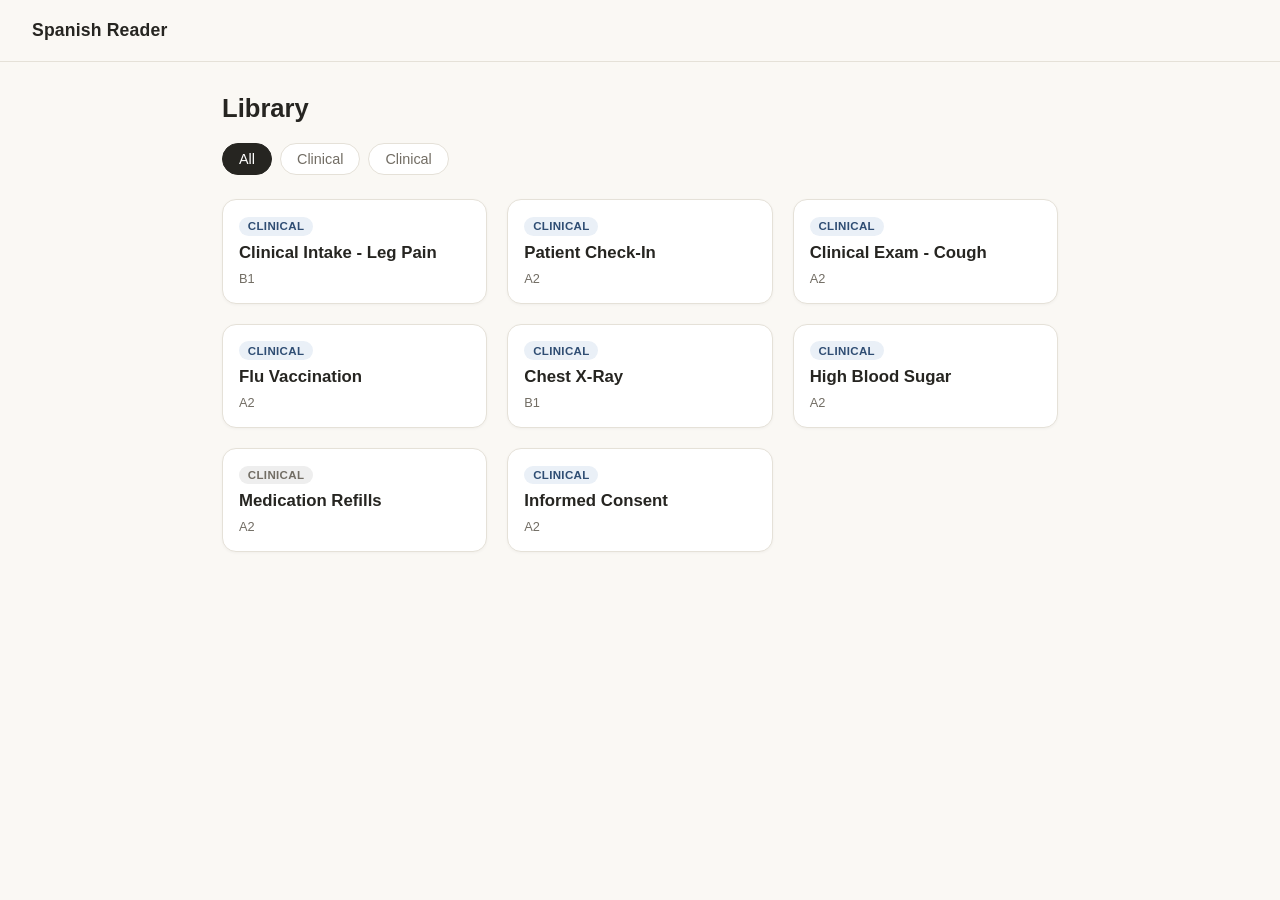
<file: index.html>
<!DOCTYPE html>
<html lang="en">
<head>
<meta charset="UTF-8">
<meta name="viewport" content="width=device-width, initial-scale=1.0">
<title>Spanish Reader</title>
<link rel="stylesheet" href="reader/style.css">
</head>
<body>
  <header class="app-header">
    <a class="app-title" href="#/">Spanish Reader</a>
  </header>
  <main id="app"></main>
  <script src="reader/app.js"></script>
</body>
</html>
</file>
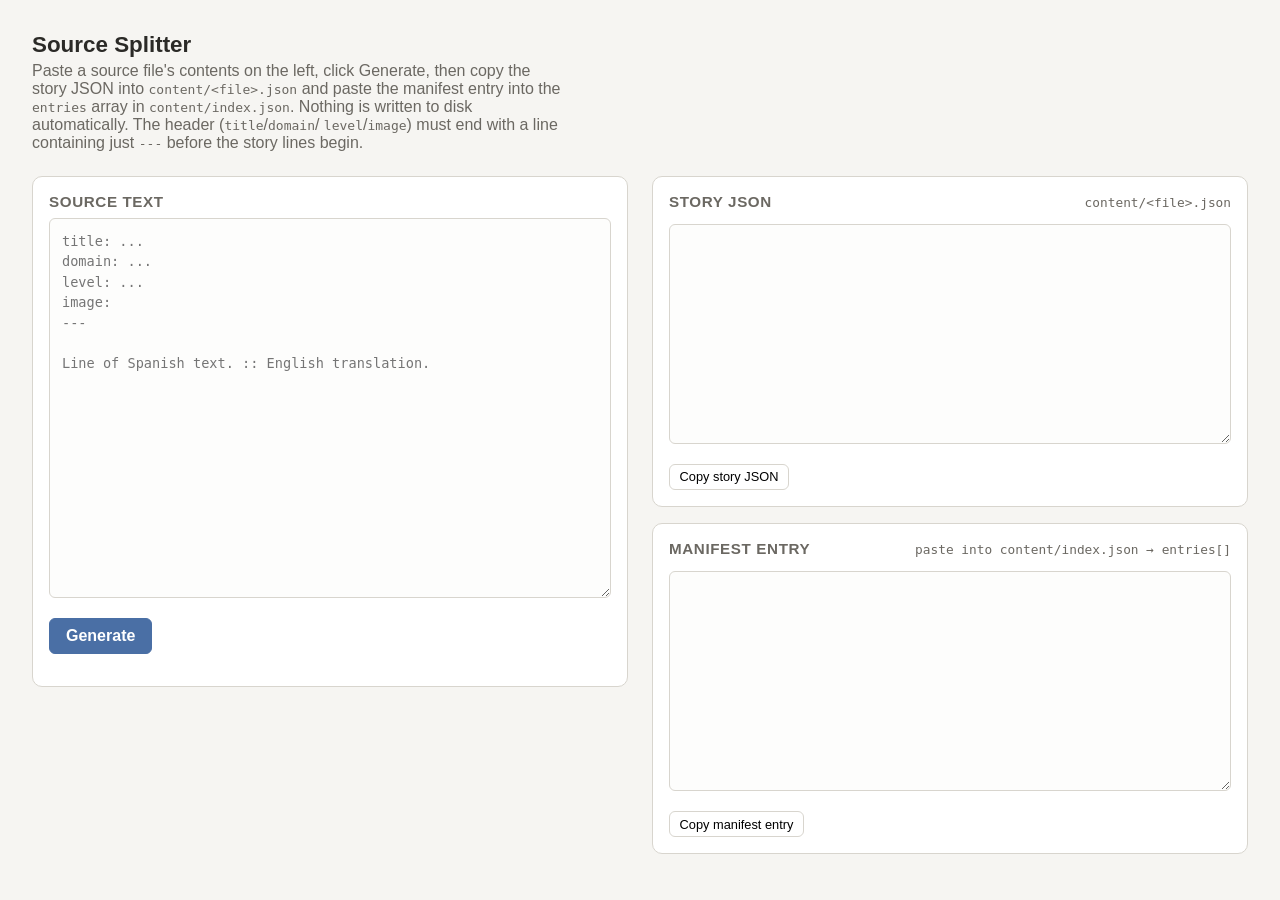
<file: tools/splitter.html>
<!DOCTYPE html>
<html lang="en">
<head>
<meta charset="UTF-8">
<meta name="viewport" content="width=device-width, initial-scale=1.0">
<title>Source Splitter</title>
<style>
  :root {
    color-scheme: light;
    --bg: #f6f5f2;
    --panel: #ffffff;
    --border: #d8d5ce;
    --text: #2b2a27;
    --muted: #6b6862;
    --accent: #4a6fa5;
    --error: #a5464a;
  }
  * { box-sizing: border-box; }
  body {
    margin: 0;
    padding: 2rem;
    background: var(--bg);
    color: var(--text);
    font-family: -apple-system, "Segoe UI", Roboto, sans-serif;
  }
  h1 { font-size: 1.4rem; margin: 0 0 .25rem; }
  p.hint { color: var(--muted); margin: 0 0 1.5rem; max-width: 60ch; }
  .layout {
    display: grid;
    grid-template-columns: 1fr 1fr;
    gap: 1.5rem;
    align-items: start;
  }
  @media (max-width: 900px) {
    .layout { grid-template-columns: 1fr; }
  }
  .panel {
    background: var(--panel);
    border: 1px solid var(--border);
    border-radius: 10px;
    padding: 1rem;
  }
  .panel h2 {
    font-size: .95rem;
    margin: 0 0 .5rem;
    color: var(--muted);
    font-weight: 600;
    text-transform: uppercase;
    letter-spacing: .04em;
  }
  textarea {
    width: 100%;
    font-family: "Cascadia Code", Consolas, monospace;
    font-size: .85rem;
    line-height: 1.5;
    padding: .75rem;
    border: 1px solid var(--border);
    border-radius: 6px;
    resize: vertical;
    background: #fdfdfc;
    color: var(--text);
  }
  #source { height: 380px; }
  .output textarea { height: 220px; }
  .output + .output { margin-top: 1rem; }
  button {
    font: inherit;
    cursor: pointer;
    border-radius: 6px;
    border: 1px solid var(--border);
    background: var(--panel);
    padding: .5rem 1rem;
  }
  button.primary {
    background: var(--accent);
    color: #fff;
    border-color: var(--accent);
    font-weight: 600;
  }
  .actions { margin-top: 1rem; }
  .output-head {
    display: flex;
    justify-content: space-between;
    align-items: baseline;
    margin-bottom: .35rem;
  }
  .output-head .path {
    font-family: monospace;
    color: var(--muted);
    font-size: .8rem;
  }
  .errors {
    margin-top: 1rem;
    color: var(--error);
    font-size: .85rem;
    white-space: pre-wrap;
  }
  .copy-btn { font-size: .8rem; padding: .3rem .6rem; }
</style>
</head>
<body>
  <h1>Source Splitter</h1>
  <p class="hint">
    Paste a source file's contents on the left, click Generate, then copy the story
    JSON into <code>content/&lt;file&gt;.json</code> and paste the manifest entry into
    the <code>entries</code> array in <code>content/index.json</code>. Nothing is
    written to disk automatically. The header (<code>title</code>/<code>domain</code>/
    <code>level</code>/<code>image</code>) must end with a line containing just
    <code>---</code> before the story lines begin.
  </p>

  <div class="layout">
    <div class="panel">
      <h2>Source text</h2>
      <textarea id="source" spellcheck="false" placeholder="title: ...
domain: ...
level: ...
image:
---

Line of Spanish text. :: English translation."></textarea>
      <div class="actions">
        <button class="primary" id="generate">Generate</button>
      </div>
      <div class="errors" id="errors"></div>
    </div>

    <div>
      <div class="panel output">
        <div class="output-head">
          <h2>Story JSON</h2>
          <span class="path" id="story-path">content/&lt;file&gt;.json</span>
        </div>
        <textarea id="story-output" readonly spellcheck="false"></textarea>
        <div class="actions">
          <button class="copy-btn" data-target="story-output">Copy story JSON</button>
        </div>
      </div>

      <div class="panel output">
        <div class="output-head">
          <h2>Manifest entry</h2>
          <span class="path">paste into content/index.json → entries[]</span>
        </div>
        <textarea id="manifest-output" readonly spellcheck="false"></textarea>
        <div class="actions">
          <button class="copy-btn" data-target="manifest-output">Copy manifest entry</button>
        </div>
      </div>
    </div>
  </div>

<script>
(function () {
  const LEADING_CHARS = '¿¡"\'“(«';
  const TRAILING_CHARS = '.,;:!?"\'”)»…';

  function splitPunctuation(raw) {
    let leading = '';
    let trailing = '';
    let text = raw;
    while (text.length && LEADING_CHARS.includes(text[0])) {
      leading += text[0];
      text = text.slice(1);
    }
    while (text.length && TRAILING_CHARS.includes(text[text.length - 1])) {
      trailing = text[text.length - 1] + trailing;
      text = text.slice(0, -1);
    }
    return { leading, text, trailing };
  }

  function splitPlainWords(segment) {
    return segment.split(/\s+/).filter(Boolean).map((w) => ({ raw: w, translation: null }));
  }

  function tokenizeSentence(text) {
    const tokens = [];
    const bracketRe = /\{([^|}]+)\|([^}]+)\}/g;
    let lastIndex = 0;
    let m;
    while ((m = bracketRe.exec(text)) !== null) {
      const plain = text.slice(lastIndex, m.index);
      tokens.push(...splitPlainWords(plain));
      tokens.push({ raw: m[1].trim(), translation: m[2].trim() });
      lastIndex = bracketRe.lastIndex;
    }
    tokens.push(...splitPlainWords(text.slice(lastIndex)));
    return tokens.map((t) => {
      const { leading, text, trailing } = splitPunctuation(t.raw);
      return { leading, text, trailing, translation: t.translation };
    });
  }

  const SPEAKER_RE = /^([\p{L}][\p{L} .'-]{0,39}):\s(.*)$/u;

  function parseLine(rawLine, lineNumber, errors) {
    const idx = rawLine.indexOf('::');
    if (idx === -1) {
      errors.push(
        `Line ${lineNumber}: missing "::" translation separator — skipped. If this looks ` +
        `like part of the sentence above, you likely have a stray line break in the middle ` +
        `of that sentence (an accidental Enter press) — rejoin it with the previous line.`
      );
      return null;
    }
    const spanishPart = rawLine.slice(0, idx).trim();
    const translation = rawLine.slice(idx + 2).trim();
    if (!spanishPart) {
      errors.push(`Line ${lineNumber}: no Spanish text before "::" — skipped.`);
      return null;
    }
    if (!translation) {
      errors.push(`Line ${lineNumber}: no English translation after "::" — skipped.`);
      return null;
    }

    const speakerMatch = spanishPart.match(SPEAKER_RE);
    const speaker = speakerMatch ? speakerMatch[1].trim() : null;
    const sentenceText = speakerMatch ? speakerMatch[2] : spanishPart;

    return {
      speaker,
      translation,
      words: tokenizeSentence(sentenceText),
    };
  }

  function slugify(title) {
    return title
      .toLowerCase()
      .normalize('NFD')
      .replace(/[̀-ͯ]/g, '')
      .replace(/[^a-z0-9]+/g, '-')
      .replace(/^-+|-+$/g, '');
  }

  const INVISIBLE_BREAK_CHARS = [
    { char: '\u000B', name: 'vertical tab (a "soft" line break, often pasted from Word)' },
    { char: '\u000C', name: 'form feed character' },
    { char: ' ', name: 'Unicode line separator (a "soft" line break, often pasted from Google Docs)' },
    { char: ' ', name: 'Unicode paragraph separator' },
  ];

  // Word/Google Docs "soft" line breaks (Shift+Enter) don't paste as a real \n,
  // so they'd otherwise sit invisibly inside what looks like one line and quietly
  // corrupt word splitting. Flag them loudly instead of guessing.
  function scanForInvisibleBreaks(allLines, errors) {
    return allLines.map((line, idx) => {
      let cleaned = line;
      INVISIBLE_BREAK_CHARS.forEach(({ char, name }) => {
        if (cleaned.includes(char)) {
          errors.push(
            `Line ${idx + 1}: contains a hidden ${name}. Delete it and, if it was meant to ` +
            `be a line break, press Enter for a real one instead — left in place it can ` +
            `silently break word splitting.`
          );
          cleaned = cleaned.split(char).join(' ');
        }
      });
      return cleaned;
    });
  }

  function parseSource(raw) {
    const errors = [];
    const allLines = scanForInvisibleBreaks(
      raw.replace(/\r\n/g, '\n').replace(/\r/g, '\n').split('\n'),
      errors
    );

    const meta = { title: '', domain: '', level: '', image: '' };
    const sepIndex = allLines.findIndex((line) => line.trim() === '---');

    if (sepIndex === -1) {
      errors.push('No "---" separator found to end header.');
      return {
        story: { title: '', domain: '', level: '', image: '', lines: [] },
        manifestEntry: { title: '', domain: '', level: '', image: '', file: 'untitled.json' },
        errors,
        file: 'untitled.json',
      };
    }

    for (let h = 0; h < sepIndex; h++) {
      const line = allLines[h];
      if (line.trim() === '') continue; // stray blank lines inside the header are harmless now
      const colonIdx = line.indexOf(':');
      if (colonIdx !== -1) {
        const key = line.slice(0, colonIdx).trim().toLowerCase();
        const value = line.slice(colonIdx + 1).trim();
        if (key in meta) meta[key] = value;
      }
    }

    let i = sepIndex + 1;
    while (i < allLines.length && allLines[i].trim() === '') i++;

    if (!meta.title) errors.push('Missing "title:" in header.');
    if (!meta.domain) errors.push('Missing "domain:" in header.');
    if (!meta.level) errors.push('Missing "level:" in header.');

    const lines = [];
    for (; i < allLines.length; i++) {
      const raw = allLines[i];
      if (raw.trim() === '') continue;
      const parsed = parseLine(raw, i + 1, errors);
      if (parsed) lines.push(parsed);
    }

    if (lines.length === 0) errors.push('No content lines were parsed.');

    const slug = slugify(meta.title || 'untitled');
    const file = `${slug}.json`;

    const story = {
      title: meta.title,
      domain: meta.domain,
      level: meta.level,
      image: meta.image || '',
      lines,
    };

    const manifestEntry = {
      title: meta.title,
      domain: meta.domain,
      level: meta.level,
      image: meta.image || '',
      file,
    };

    return { story, manifestEntry, errors, file };
  }

  const sourceEl = document.getElementById('source');
  const storyOutEl = document.getElementById('story-output');
  const manifestOutEl = document.getElementById('manifest-output');
  const errorsEl = document.getElementById('errors');
  const storyPathEl = document.getElementById('story-path');

  document.getElementById('generate').addEventListener('click', () => {
    const { story, manifestEntry, errors, file } = parseSource(sourceEl.value);
    errorsEl.textContent = errors.join('\n');
    storyOutEl.value = JSON.stringify(story, null, 2);
    manifestOutEl.value = JSON.stringify(manifestEntry, null, 2) + ',';
    storyPathEl.textContent = `content/${file}`;
  });

  document.querySelectorAll('.copy-btn').forEach((btn) => {
    btn.addEventListener('click', async () => {
      const target = document.getElementById(btn.dataset.target);
      try {
        await navigator.clipboard.writeText(target.value);
        const original = btn.textContent;
        btn.textContent = 'Copied!';
        setTimeout(() => { btn.textContent = original; }, 1200);
      } catch (e) {
        target.select();
        document.execCommand('copy');
      }
    });
  });
})();
</script>
</body>
</html>
</file>
<file: reader/style.css>
:root {
  --bg: #faf8f4;
  --text: #262521;
  --muted: #726d64;
  --card-bg: #ffffff;
  --border: #e5e1d8;
  --radius: 14px;
  --font-ui: -apple-system, "Segoe UI", Roboto, sans-serif;
  --font-read: Georgia, "Iowan Old Style", "Palatino Linotype", serif;
}

[data-domain="clinical"] {
  --accent: #4a6fa5;
  --accent-soft: #eaf0f7;
  --accent-text: #2f4d73;
}

[data-domain="general"] {
  --accent: #4a7c59;
  --accent-soft: #f3ede0;
  --accent-text: #3c5f43;
}

* { box-sizing: border-box; }

body {
  margin: 0;
  background: var(--bg);
  color: var(--text);
  font-family: var(--font-ui);
}

.app-header {
  padding: 1.25rem 2rem;
  border-bottom: 1px solid var(--border);
}

.app-title {
  font-size: 1.1rem;
  font-weight: 600;
  color: var(--text);
  text-decoration: none;
  letter-spacing: .01em;
}

#app {
  max-width: 900px;
  margin: 0 auto;
  padding: 2rem;
}

/* Library */

.library-title {
  font-size: 1.6rem;
  margin: 0 0 1.25rem;
  font-weight: 600;
}

.filter-bar {
  display: flex;
  gap: .5rem;
  margin-bottom: 1.5rem;
  flex-wrap: wrap;
}

.filter-btn {
  font: inherit;
  font-family: var(--font-ui);
  font-size: .9rem;
  padding: .45rem 1rem;
  border-radius: 999px;
  border: 1px solid var(--border);
  background: var(--card-bg);
  color: var(--muted);
  cursor: pointer;
}

.filter-btn.active {
  background: var(--text);
  color: #fff;
  border-color: var(--text);
}

.card-grid {
  display: grid;
  grid-template-columns: repeat(auto-fill, minmax(230px, 1fr));
  gap: 1.25rem;
}

.card {
  display: block;
  background: var(--card-bg);
  border: 1px solid var(--border);
  border-radius: var(--radius);
  overflow: hidden;
  text-decoration: none;
  color: inherit;
  box-shadow: 0 1px 3px rgba(0, 0, 0, .04);
  transition: box-shadow .2s ease, transform .2s ease;
}

.card:hover {
  box-shadow: 0 4px 14px rgba(0, 0, 0, .08);
  transform: translateY(-1px);
}

.card-thumb {
  width: 100%;
  height: 130px;
  object-fit: cover;
  display: block;
  background: var(--accent-soft, var(--border));
}

.card-body {
  padding: 1rem;
}

.card-title {
  font-size: 1.05rem;
  margin: .4rem 0 .3rem;
  font-weight: 600;
  line-height: 1.3;
}

.card-level {
  font-size: .8rem;
  color: var(--muted);
}

.chip {
  display: inline-block;
  font-size: .72rem;
  font-weight: 600;
  letter-spacing: .03em;
  text-transform: uppercase;
  padding: .2rem .55rem;
  border-radius: 999px;
  background: var(--accent-soft, #eee);
  color: var(--accent-text, var(--muted));
}

.empty {
  color: var(--muted);
  grid-column: 1 / -1;
}

/* Story */

.back-link {
  display: inline-block;
  margin-bottom: 1.25rem;
  color: var(--muted);
  text-decoration: none;
  font-size: .9rem;
}

.back-link:hover { color: var(--text); }

.story-header {
  margin-bottom: 1.5rem;
}

.story-title {
  font-size: 1.7rem;
  margin: .5rem 0 .3rem;
  font-weight: 600;
  line-height: 1.3;
}

.story-level {
  color: var(--muted);
  font-size: .9rem;
  margin-left: .5rem;
}

.story-image {
  width: 100%;
  max-height: 260px;
  object-fit: cover;
  border-radius: var(--radius);
  margin-bottom: 1.5rem;
}

.lines {
  max-width: 65ch;
}

.line {
  padding: 1rem 0;
  border-bottom: 1px solid var(--border);
}

.line:last-child { border-bottom: none; }

.line-spanish {
  font-family: var(--font-read);
  font-size: 1.3rem;
  line-height: 1.8;
  cursor: pointer;
}

.speaker {
  font-family: var(--font-ui);
  font-weight: 600;
  font-size: .95rem;
  color: var(--accent-text, var(--muted));
  margin-right: .5rem;
}

.line-translation {
  font-family: var(--font-ui);
  font-size: 1.05rem;
  color: var(--muted);
  margin-top: .6rem;
  padding-left: .1rem;
  opacity: 0;
  transition: opacity .35s ease;
}

.line-translation.visible {
  opacity: 1;
}

.word-wrap {
  position: relative;
  display: inline-block;
}

.word {
  font: inherit;
  font-family: var(--font-read);
  background: none;
  border: none;
  padding: 0;
  margin: 0;
  cursor: pointer;
  color: inherit;
  border-bottom: 1px dotted var(--accent, var(--muted));
}

.word-bubble {
  position: absolute;
  left: 50%;
  bottom: calc(100% + 6px);
  transform: translateX(-50%);
  background: var(--accent, #333);
  color: #fff;
  font-family: var(--font-ui);
  font-size: .85rem;
  line-height: 1.4;
  padding: .35rem .65rem;
  border-radius: 8px;
  white-space: nowrap;
  opacity: 0;
  transition: opacity .3s ease;
  pointer-events: none;
  z-index: 10;
}

.word-bubble.visible {
  opacity: 1;
}
</file>
